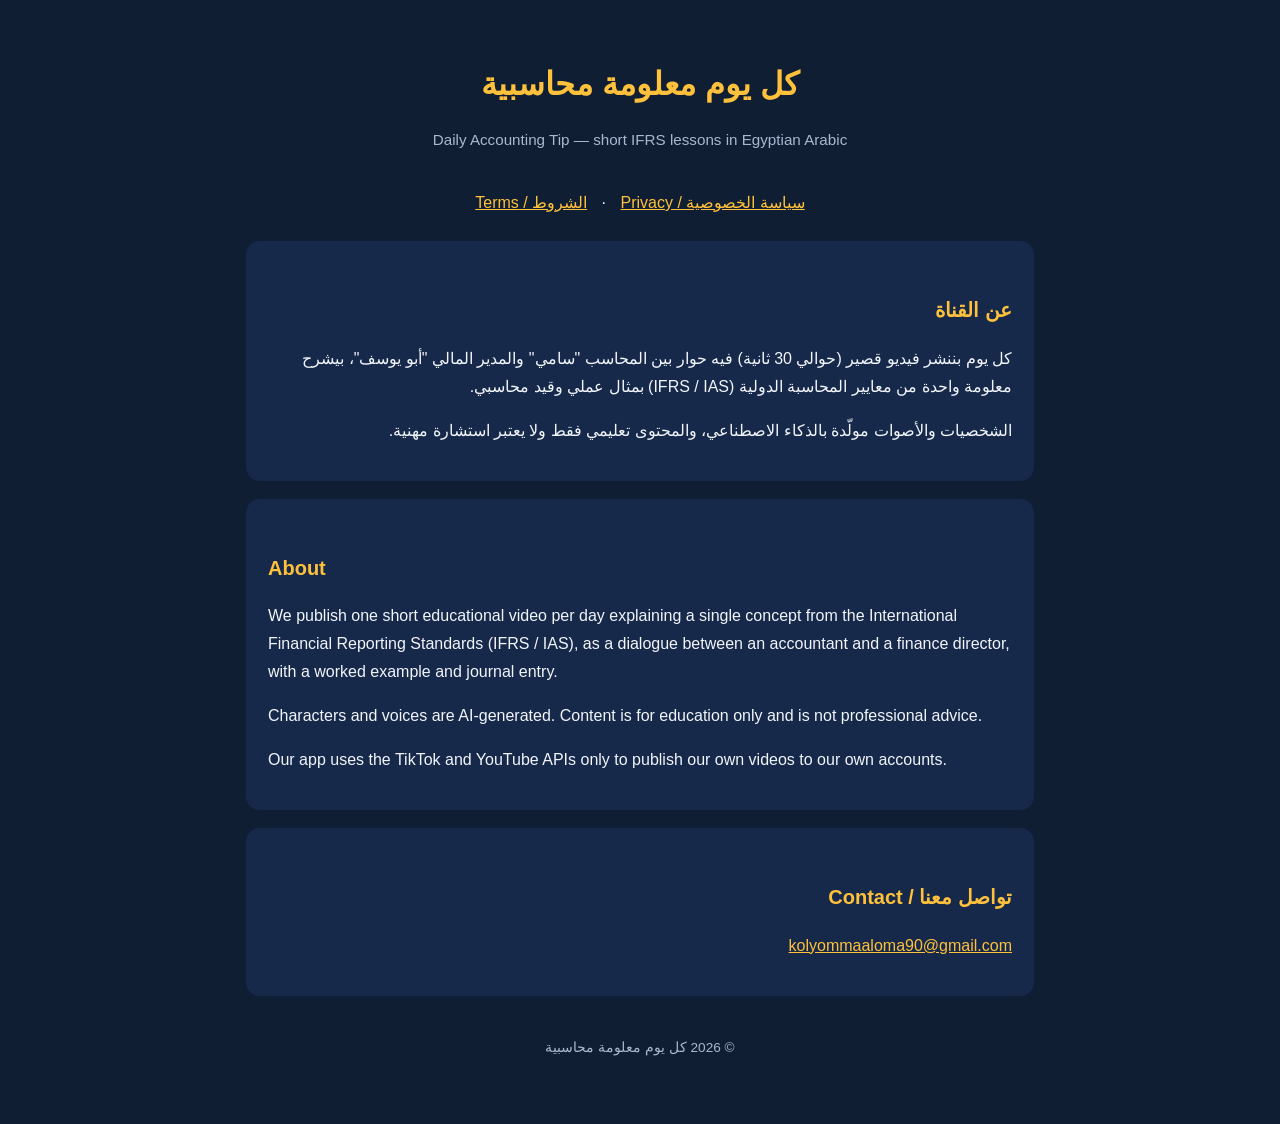
<file: index.html>
<!doctype html>
<html lang="ar" dir="rtl">
<head>
  <meta charset="utf-8">
  <meta name="viewport" content="width=device-width, initial-scale=1">
  <title>كل يوم معلومة محاسبية | Daily Accounting Tip</title>
  <meta name="description" content="فيديوهات قصيرة يومية تشرح معايير المحاسبة الدولية IFRS بالعامية المصرية.">
  <link rel="stylesheet" href="style.css">
</head>
<body>
<main>
  <header>
    <h1>كل يوم معلومة محاسبية</h1>
    <p class="muted">Daily Accounting Tip — short IFRS lessons in Egyptian Arabic</p>
  </header>
  <nav><a href="privacy.html">سياسة الخصوصية / Privacy</a> · <a href="terms.html">الشروط / Terms</a></nav>

  <section class="card ar">
    <h2>عن القناة</h2>
    <p>كل يوم بننشر فيديو قصير (حوالي 30 ثانية) فيه حوار بين المحاسب "سامي" والمدير المالي "أبو يوسف"، بيشرح معلومة واحدة من معايير المحاسبة الدولية (IFRS / IAS) بمثال عملي وقيد محاسبي.</p>
    <p>الشخصيات والأصوات مولّدة بالذكاء الاصطناعي، والمحتوى تعليمي فقط ولا يعتبر استشارة مهنية.</p>
  </section>

  <section class="card en">
    <h2>About</h2>
    <p>We publish one short educational video per day explaining a single concept from the International Financial Reporting Standards (IFRS / IAS), as a dialogue between an accountant and a finance director, with a worked example and journal entry.</p>
    <p>Characters and voices are AI-generated. Content is for education only and is not professional advice.</p>
    <p>Our app uses the TikTok and YouTube APIs only to publish our own videos to our own accounts.</p>
  </section>

  <section class="card ar">
    <h2>تواصل معنا / Contact</h2>
    <p><a href="mailto:kolyommaaloma90@gmail.com">kolyommaaloma90@gmail.com</a></p>
  </section>

  <footer>© 2026 كل يوم معلومة محاسبية</footer>
</main>
</body>
</html>
</file>
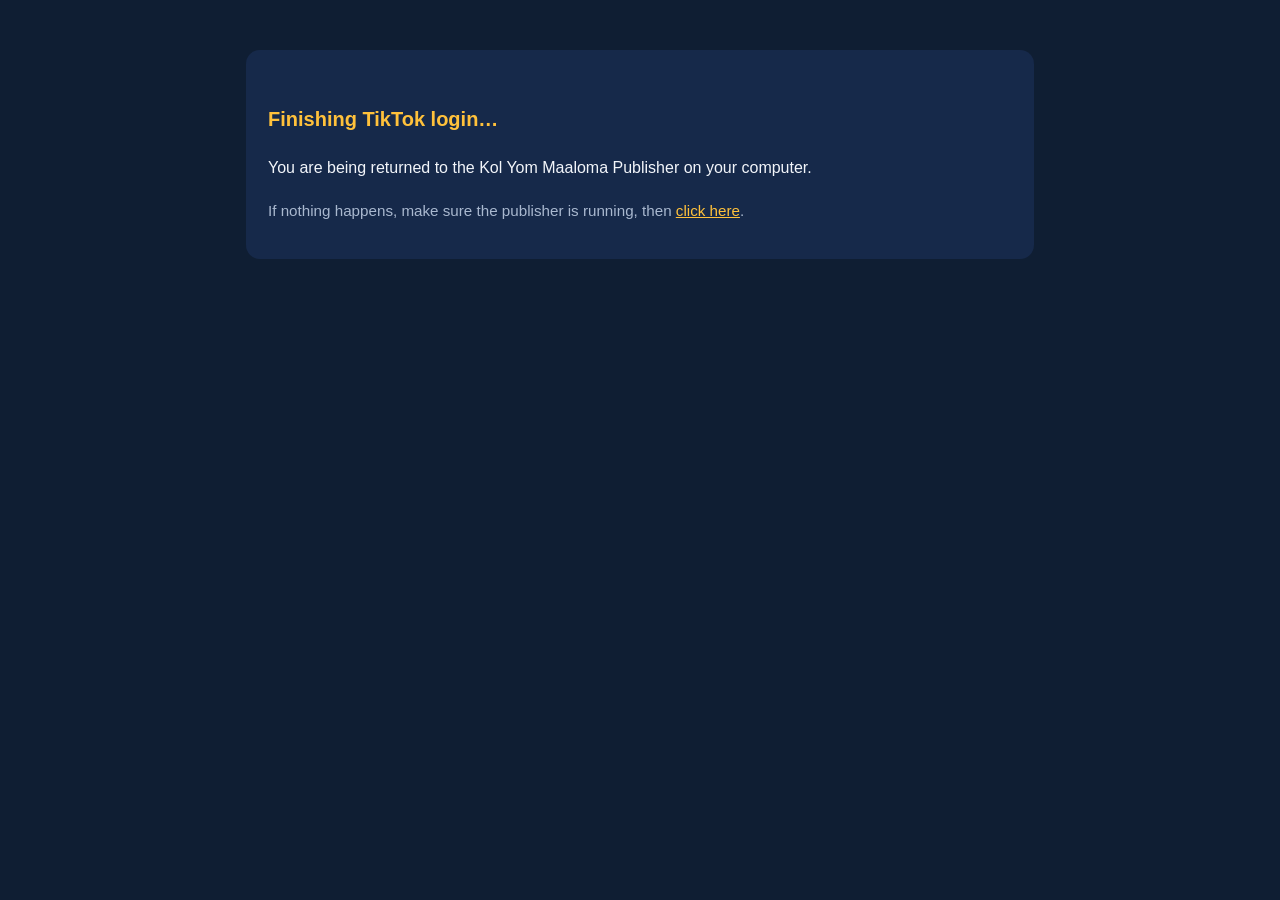
<file: callback.html>
<!doctype html>
<html lang="en">
<head>
  <meta charset="utf-8">
  <meta name="viewport" content="width=device-width, initial-scale=1">
  <title>Connecting TikTok | Kol Yom Maaloma</title>
  <link rel="stylesheet" href="style.css">
</head>
<body>
<main>
  <section class="card en">
    <h2>Finishing TikTok login…</h2>
    <p>You are being returned to the Kol Yom Maaloma Publisher on your computer.</p>
    <p class="muted">If nothing happens, make sure the publisher is running, then <a id="go" href="#">click here</a>.</p>
  </section>
</main>
<script>
  // Hand the OAuth result to the local publisher console; nothing is stored on this site.
  var target = "http://localhost:8765/callback" + location.search;
  document.getElementById("go").href = target;
  if (location.search) location.replace(target);
</script>
</body>
</html>
</file>
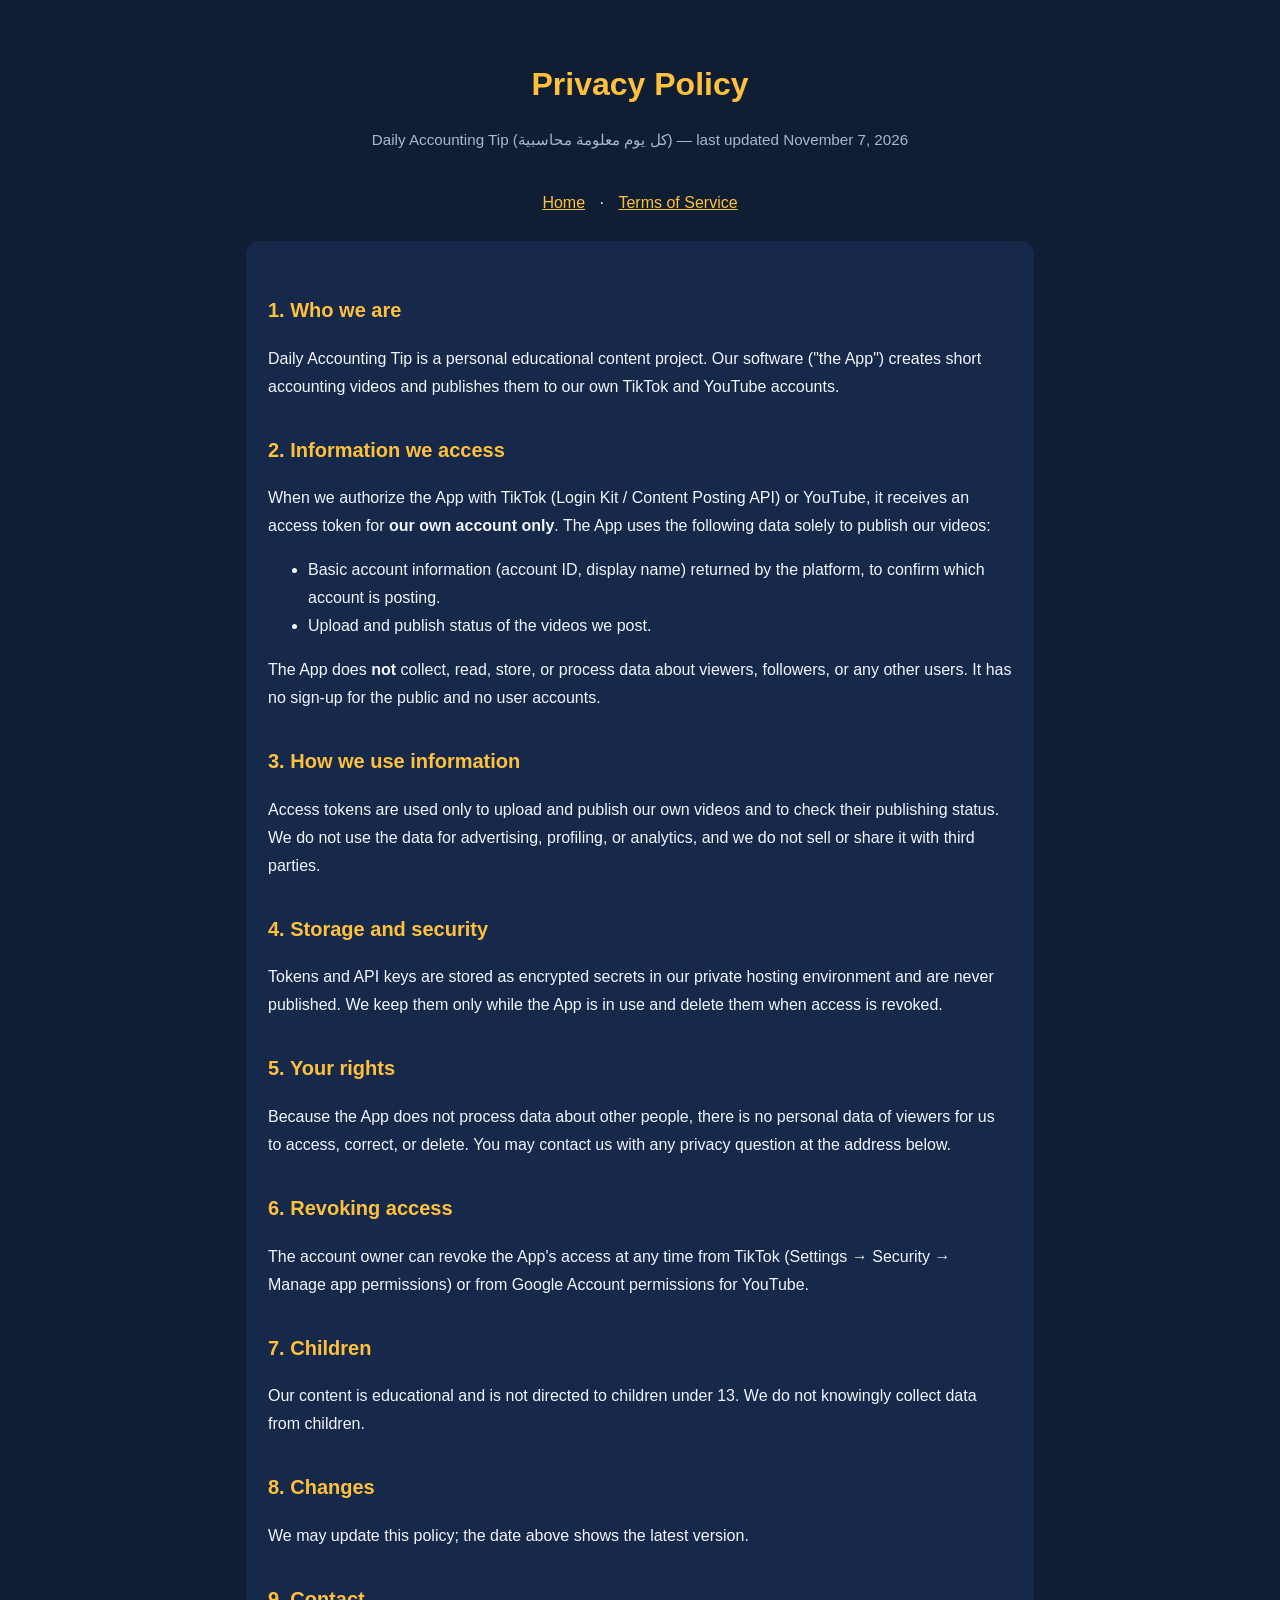
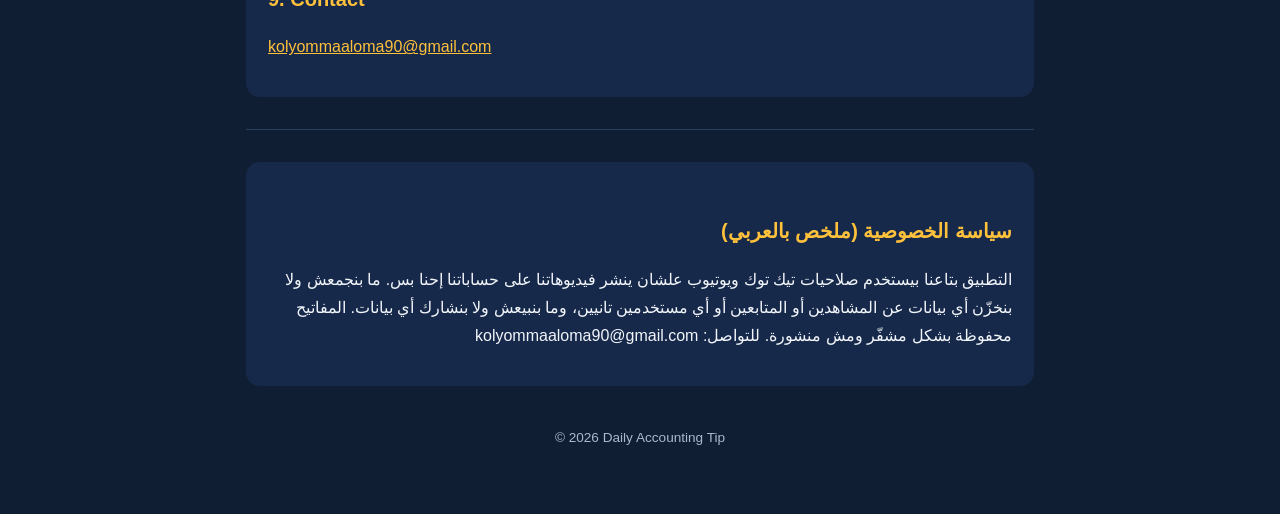
<file: privacy.html>
<!doctype html>
<html lang="en">
<head>
  <meta charset="utf-8">
  <meta name="viewport" content="width=device-width, initial-scale=1">
  <title>Privacy Policy | Daily Accounting Tip</title>
  <link rel="stylesheet" href="style.css">
</head>
<body>
<main>
  <header>
    <h1>Privacy Policy</h1>
    <p class="muted">Daily Accounting Tip (كل يوم معلومة محاسبية) — last updated November 7, 2026</p>
  </header>
  <nav><a href="index.html">Home</a> · <a href="terms.html">Terms of Service</a></nav>

  <section class="card en">
    <h2>1. Who we are</h2>
    <p>Daily Accounting Tip is a personal educational content project. Our software ("the App") creates short accounting videos and publishes them to our own TikTok and YouTube accounts.</p>

    <h2>2. Information we access</h2>
    <p>When we authorize the App with TikTok (Login Kit / Content Posting API) or YouTube, it receives an access token for <strong>our own account only</strong>. The App uses the following data solely to publish our videos:</p>
    <ul>
      <li>Basic account information (account ID, display name) returned by the platform, to confirm which account is posting.</li>
      <li>Upload and publish status of the videos we post.</li>
    </ul>
    <p>The App does <strong>not</strong> collect, read, store, or process data about viewers, followers, or any other users. It has no sign-up for the public and no user accounts.</p>

    <h2>3. How we use information</h2>
    <p>Access tokens are used only to upload and publish our own videos and to check their publishing status. We do not use the data for advertising, profiling, or analytics, and we do not sell or share it with third parties.</p>

    <h2>4. Storage and security</h2>
    <p>Tokens and API keys are stored as encrypted secrets in our private hosting environment and are never published. We keep them only while the App is in use and delete them when access is revoked.</p>

    <h2>5. Your rights</h2>
    <p>Because the App does not process data about other people, there is no personal data of viewers for us to access, correct, or delete. You may contact us with any privacy question at the address below.</p>

    <h2>6. Revoking access</h2>
    <p>The account owner can revoke the App's access at any time from TikTok (Settings → Security → Manage app permissions) or from Google Account permissions for YouTube.</p>

    <h2>7. Children</h2>
    <p>Our content is educational and is not directed to children under 13. We do not knowingly collect data from children.</p>

    <h2>8. Changes</h2>
    <p>We may update this policy; the date above shows the latest version.</p>

    <h2>9. Contact</h2>
    <p><a href="mailto:kolyommaaloma90@gmail.com">kolyommaaloma90@gmail.com</a></p>
  </section>

  <hr>

  <section class="card ar" dir="rtl">
    <h2>سياسة الخصوصية (ملخص بالعربي)</h2>
    <p>التطبيق بتاعنا بيستخدم صلاحيات تيك توك ويوتيوب علشان ينشر فيديوهاتنا على حساباتنا إحنا بس. ما بنجمعش ولا بنخزّن أي بيانات عن المشاهدين أو المتابعين أو أي مستخدمين تانيين، وما بنبيعش ولا بنشارك أي بيانات. المفاتيح محفوظة بشكل مشفّر ومش منشورة. للتواصل: kolyommaaloma90@gmail.com</p>
  </section>

  <footer>© 2026 Daily Accounting Tip</footer>
</main>
</body>
</html>
</file>
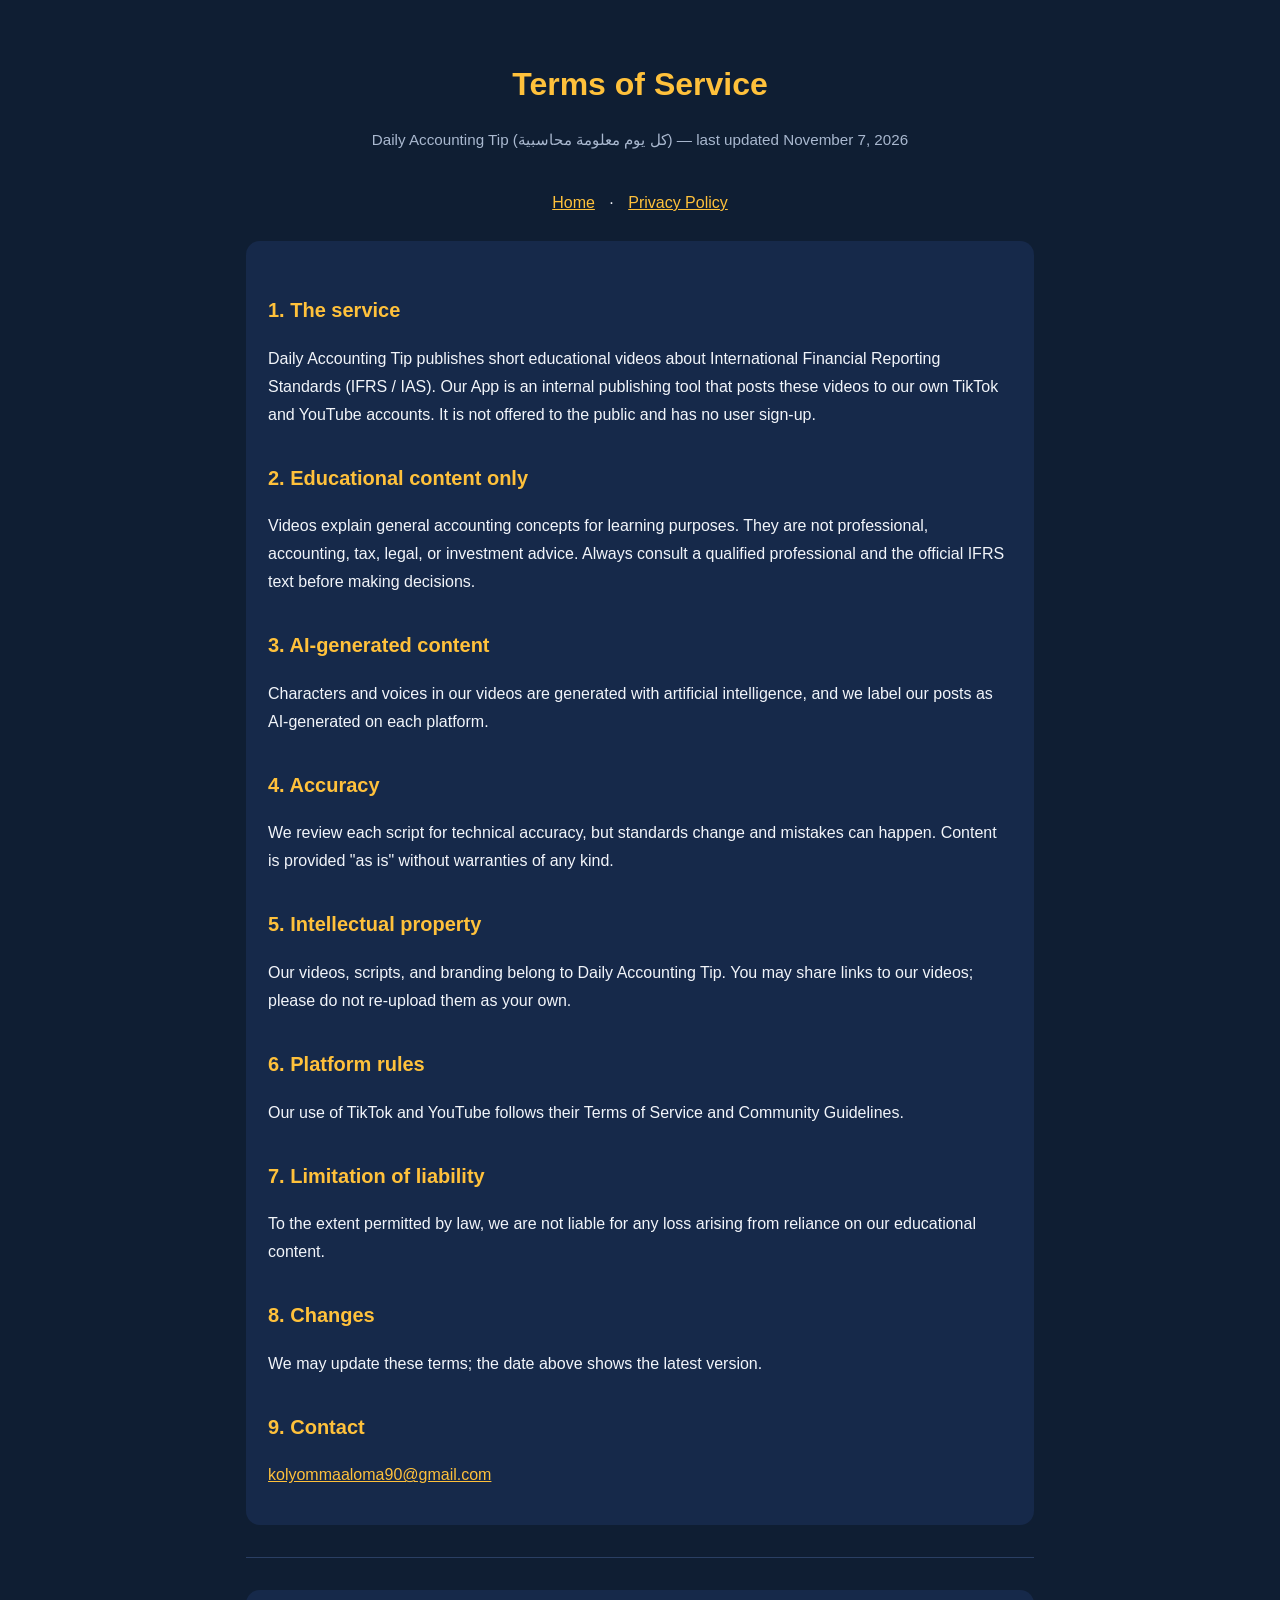
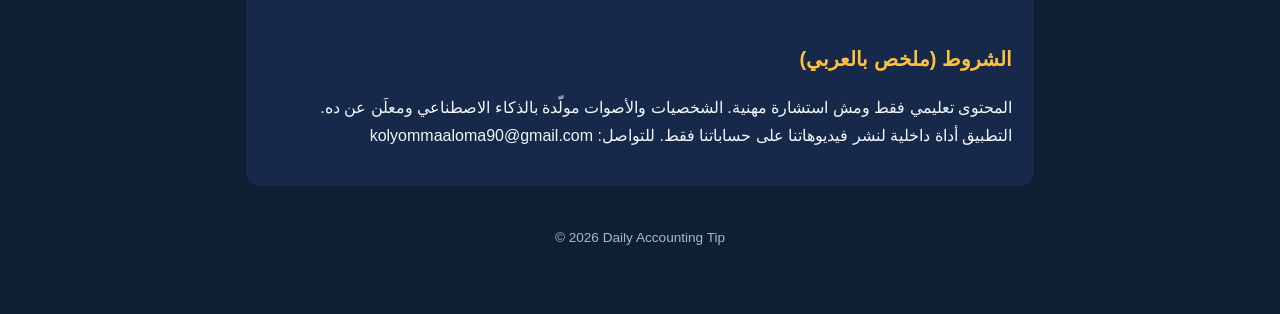
<file: terms.html>
<!doctype html>
<html lang="en">
<head>
  <meta charset="utf-8">
  <meta name="viewport" content="width=device-width, initial-scale=1">
  <title>Terms of Service | Daily Accounting Tip</title>
  <link rel="stylesheet" href="style.css">
</head>
<body>
<main>
  <header>
    <h1>Terms of Service</h1>
    <p class="muted">Daily Accounting Tip (كل يوم معلومة محاسبية) — last updated November 7, 2026</p>
  </header>
  <nav><a href="index.html">Home</a> · <a href="privacy.html">Privacy Policy</a></nav>

  <section class="card en">
    <h2>1. The service</h2>
    <p>Daily Accounting Tip publishes short educational videos about International Financial Reporting Standards (IFRS / IAS). Our App is an internal publishing tool that posts these videos to our own TikTok and YouTube accounts. It is not offered to the public and has no user sign-up.</p>

    <h2>2. Educational content only</h2>
    <p>Videos explain general accounting concepts for learning purposes. They are not professional, accounting, tax, legal, or investment advice. Always consult a qualified professional and the official IFRS text before making decisions.</p>

    <h2>3. AI-generated content</h2>
    <p>Characters and voices in our videos are generated with artificial intelligence, and we label our posts as AI-generated on each platform.</p>

    <h2>4. Accuracy</h2>
    <p>We review each script for technical accuracy, but standards change and mistakes can happen. Content is provided "as is" without warranties of any kind.</p>

    <h2>5. Intellectual property</h2>
    <p>Our videos, scripts, and branding belong to Daily Accounting Tip. You may share links to our videos; please do not re-upload them as your own.</p>

    <h2>6. Platform rules</h2>
    <p>Our use of TikTok and YouTube follows their Terms of Service and Community Guidelines.</p>

    <h2>7. Limitation of liability</h2>
    <p>To the extent permitted by law, we are not liable for any loss arising from reliance on our educational content.</p>

    <h2>8. Changes</h2>
    <p>We may update these terms; the date above shows the latest version.</p>

    <h2>9. Contact</h2>
    <p><a href="mailto:kolyommaaloma90@gmail.com">kolyommaaloma90@gmail.com</a></p>
  </section>

  <hr>

  <section class="card ar" dir="rtl">
    <h2>الشروط (ملخص بالعربي)</h2>
    <p>المحتوى تعليمي فقط ومش استشارة مهنية. الشخصيات والأصوات مولّدة بالذكاء الاصطناعي ومعلَن عن ده. التطبيق أداة داخلية لنشر فيديوهاتنا على حساباتنا فقط. للتواصل: kolyommaaloma90@gmail.com</p>
  </section>

  <footer>© 2026 Daily Accounting Tip</footer>
</main>
</body>
</html>
</file>
<file: style.css>
:root {
  --bg: #0f1e33;
  --card: #16294a;
  --text: #f2f5fa;
  --muted: #a9b8cf;
  --gold: #ffc13b;
}
* { box-sizing: border-box; }
body {
  margin: 0;
  background: var(--bg);
  color: var(--text);
  font-family: "Segoe UI", Tahoma, "Noto Naskh Arabic", Arial, sans-serif;
  line-height: 1.75;
}
main { max-width: 820px; margin: 0 auto; padding: 32px 16px 64px; }
header { text-align: center; padding: 24px 0 8px; }
h1 { color: var(--gold); margin: 0 0 8px; font-size: 2rem; }
h2 { color: var(--gold); margin-top: 32px; font-size: 1.25rem; }
p, li { color: var(--text); }
.muted { color: var(--muted); font-size: .95rem; }
.card { background: var(--card); border-radius: 14px; padding: 20px 22px; margin: 18px 0; }
a { color: var(--gold); }
nav { text-align: center; margin: 12px 0 24px; }
nav a { margin: 0 10px; }
.en { direction: ltr; text-align: left; }
.ar { direction: rtl; text-align: right; }
hr { border: none; border-top: 1px solid #2a3f63; margin: 32px 0; }
footer { text-align: center; color: var(--muted); font-size: .85rem; margin-top: 40px; }
</file>
